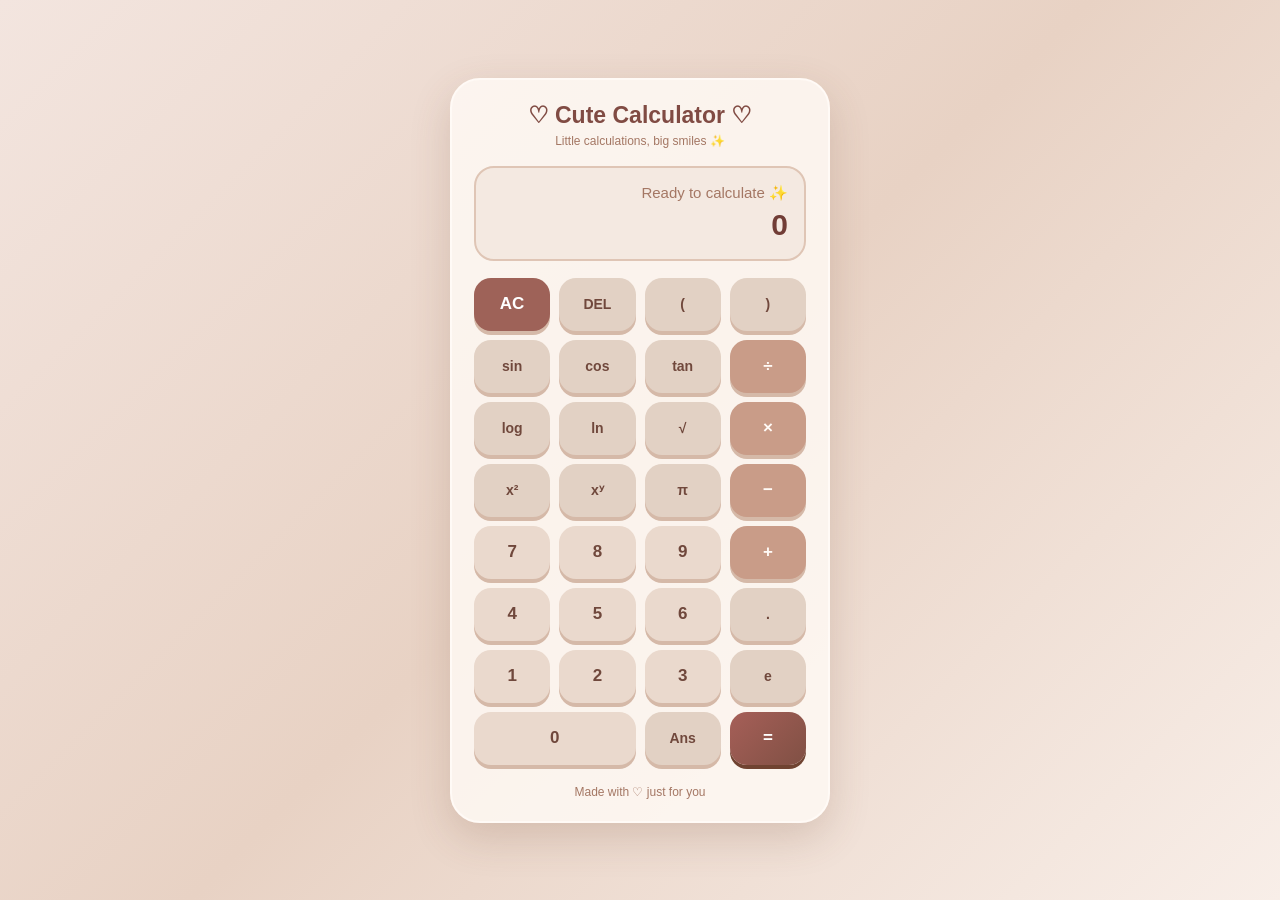
<file: index.html>
<!DOCTYPE html>
<html lang="en">
<head>
<meta charset="UTF-8">
<meta name="viewport" content="width=device-width, initial-scale=1.0">
<title>Cute Scientific Calculator</title>
<link rel="stylesheet" href="styles.css">
</head>

<body>
<div class="calculator">
    <div class="header">
        <h2>♡ Cute Calculator ♡</h2>
        <p>Little calculations, big smiles ✨</p>
    </div>

    <div class="display">
        <div id="expression">Ready to calculate ✨</div>
        <div id="result">0</div>
    </div>

    <div class="buttons">
        <button class="clear" onclick="clearAll()">AC</button>
        <button class="function" onclick="del()">DEL</button>
        <button class="function" onclick="append('(')">(</button>
        <button class="function" onclick="append(')')">)</button>

        <button class="function" onclick="scientific('sin')">sin</button>
        <button class="function" onclick="scientific('cos')">cos</button>
        <button class="function" onclick="scientific('tan')">tan</button>
        <button class="operator" onclick="append('/')">÷</button>

        <button class="function" onclick="scientific('log')">log</button>
        <button class="function" onclick="scientific('ln')">ln</button>
        <button class="function" onclick="scientific('sqrt')">√</button>
        <button class="operator" onclick="append('*')">×</button>

        <button class="function" onclick="scientific('square')">x²</button>
        <button class="function" onclick="append('^')">xʸ</button>
        <button class="function" onclick="append('pi')">π</button>
        <button class="operator" onclick="append('-')">−</button>

        <button onclick="append('7')">7</button>
        <button onclick="append('8')">8</button>
        <button onclick="append('9')">9</button>
        <button class="operator" onclick="append('+')">+</button>

        <button onclick="append('4')">4</button>
        <button onclick="append('5')">5</button>
        <button onclick="append('6')">6</button>
        <button class="function" onclick="append('.')">.</button>

        <button onclick="append('1')">1</button>
        <button onclick="append('2')">2</button>
        <button onclick="append('3')">3</button>
        <button class="function" onclick="append('e')">e</button>

        <button class="zero" onclick="append('0')">0</button>
        <button class="function" onclick="append('Ans')">Ans</button>
        <button class="equal" onclick="calculate()">=</button>
    </div>

    <div class="footer">Made with ♡ just for you</div>
</div>

<script>
const expression = document.getElementById("expression");
const result = document.getElementById("result");

let input = "";
let answer = 0;
let justCalculated = false;

function update() {
    expression.textContent = input || "Ready to calculate ✨";
}

function append(value) {
    if (justCalculated && /[0-9.(]/.test(value)) {
        input = "";
    }
    justCalculated = false;
    input += value;
    update();
}

function clearAll() {
    input = "";
    result.textContent = "0";
    expression.textContent = "Ready to calculate ✨";
    justCalculated = false;
}

function del() {
    input = input.slice(0, -1);
    justCalculated = false;
    update();
}

function scientific(fn) {
    if (!input) return;
    const functions = {
        sin: "sin(",
        cos: "cos(",
        tan: "tan(",
        log: "log(",
        ln: "ln(",
        sqrt: "sqrt(",
        square: "^2"
    };
    if (fn === "square") {
        input = "(" + input + ")^2";
    } else {
        input = functions[fn] + input + ")";
    }
    justCalculated = false;
    update();
}

function calculate() {
    if (!input) return;

    try {
        let s = input
            .replace(/π/g, "pi")
            .replace(/\bpi\b/g, "Math.PI")
            .replace(/\be\b/g, "Math.E")
            .replace(/\bAns\b/g, "(" + answer + ")")
            .replace(/\^/g, "**")
            .replace(/\bsin\(/g, "Math.sin(Math.PI/180*")
            .replace(/\bcos\(/g, "Math.cos(Math.PI/180*")
            .replace(/\btan\(/g, "Math.tan(Math.PI/180*")
            .replace(/\bsqrt\(/g, "Math.sqrt(")
            .replace(/\blog\(/g, "Math.log10(")
            .replace(/\bln\(/g, "Math.log(");

        if (!/^[0-9+\-*/().,\sA-Za-z]*$/.test(s) ||
            /[A-Za-z]/.test(s.replace(
                /Math\.(PI|E|sin|cos|tan|sqrt|log10|log)/g, ""
            ))) {
            throw new Error("Invalid expression");
        }

        const value = Function('"use strict"; return (' + s + ')')();

        if (typeof value !== "number" || !Number.isFinite(value)) {
            throw new Error("Math error");
        }

        answer = value;
        expression.textContent = input + " =";
        result.textContent = Number(value.toPrecision(10)).toString();
        input = result.textContent;
        justCalculated = true;

    } catch (error) {
        result.textContent = "Oops! 💗";
        expression.textContent = "Check your expression";
        input = "";
        justCalculated = false;
    }
}

document.addEventListener("keydown", function(event) {
    if (/^[0-9().+\-*/]$/.test(event.key)) {
        append(event.key);
    } else if (event.key === "Enter" || event.key === "=") {
        calculate();
    } else if (event.key === "Backspace") {
        del();
    } else if (event.key === "Escape") {
        clearAll();
    } else if (event.key === "^") {
        append("^");
    }
});
</script>
</body>
</html>
</file>
<file: styles.css>
* {
    box-sizing: border-box;
    margin: 0;
    padding: 0;
}

body {
    min-height: 100vh;
    display: flex;
    justify-content: center;
    align-items: center;
    padding: 18px;
    font-family: "Trebuchet MS", Arial, sans-serif;
    background: linear-gradient(135deg, #f3e5df, #e8d2c4, #f8eee8);
}

.calculator {
    width: 100%;
    max-width: 380px;
    padding: 22px;
    border-radius: 30px;
    background: rgba(255,250,246,0.82);
    box-shadow: 0 15px 40px #70433130;
    border: 2px solid #fffaf6;
}

.header {
    text-align: center;
    margin-bottom: 18px;
    color: #804b43;
}

.header h2 {
    font-size: 23px;
    margin-bottom: 5px;
}

.header p {
    font-size: 12px;
    color: #a47764;
}

.display {
    background: #f4e9e1;
    border: 2px solid #dfc5b5;
    border-radius: 20px;
    padding: 16px;
    min-height: 95px;
    margin-bottom: 17px;
    text-align: right;
    overflow: hidden;
}

#expression {
    min-height: 24px;
    font-size: 15px;
    color: #a47764;
    overflow-wrap: anywhere;
}

#result {
    font-size: 30px;
    font-weight: bold;
    color: #713d36;
    overflow-wrap: anywhere;
}

.buttons {
    display: grid;
    grid-template-columns: repeat(4, 1fr);
    gap: 9px;
}

button {
    min-width: 0;
    height: 53px;
    border: none;
    border-radius: 17px;
    background: #ead9cd;
    color: #70483c;
    font-size: 17px;
    font-weight: bold;
    cursor: pointer;
    box-shadow: 0 4px 0 #d5b9a8;
    transition: transform .1s, filter .1s;
    -webkit-tap-highlight-color: transparent;
}

button:active {
    transform: translateY(3px);
    box-shadow: 0 1px 0 #d5b9a8;
    filter: brightness(.97);
}

button.function {
    background: #e2d1c4;
    color: #70483c;
    font-size: 14px;
}

button.operator {
    background: #c99c88;
    color: #fffaf6;
}

button.clear {
    background: #9e6258;
    color: #ffffff;
}

button.equal {
    background: linear-gradient(135deg, #a65f58, #805044);
    color: white;
    box-shadow: 0 4px 0 #704331;
}

button.zero {
    grid-column: span 2;
}

.footer {
    text-align: center;
    color: #a47764;
    font-size: 12px;
    margin-top: 20px;
}

@media (max-width: 350px) {
    .calculator { padding: 14px; }
    .buttons { gap: 7px; }
    button { height: 47px; font-size: 15px; }
}
</file>
<file: app/src/main/assets/styles.css>
* {
    box-sizing: border-box;
    margin: 0;
    padding: 0;
}

body {
    min-height: 100vh;
    display: flex;
    justify-content: center;
    align-items: center;
    padding: 18px;
    font-family: "Trebuchet MS", Arial, sans-serif;
    background: linear-gradient(135deg, #f3e5df, #e8d2c4, #f8eee8);
}

.calculator {
    width: 100%;
    max-width: 380px;
    padding: 22px;
    border-radius: 30px;
    background: rgba(255,250,246,0.82);
    box-shadow: 0 15px 40px #70433130;
    border: 2px solid #fffaf6;
}

.header {
    text-align: center;
    margin-bottom: 18px;
    color: #804b43;
}

.header h2 {
    font-size: 23px;
    margin-bottom: 5px;
}

.header p {
    font-size: 12px;
    color: #a47764;
}

.display {
    background: #f4e9e1;
    border: 2px solid #dfc5b5;
    border-radius: 20px;
    padding: 16px;
    min-height: 95px;
    margin-bottom: 17px;
    text-align: right;
    overflow: hidden;
}

#expression {
    min-height: 24px;
    font-size: 15px;
    color: #a47764;
    overflow-wrap: anywhere;
}

#result {
    font-size: 30px;
    font-weight: bold;
    color: #713d36;
    overflow-wrap: anywhere;
}

.buttons {
    display: grid;
    grid-template-columns: repeat(4, 1fr);
    gap: 9px;
}

button {
    min-width: 0;
    height: 53px;
    border: none;
    border-radius: 17px;
    background: #ead9cd;
    color: #70483c;
    font-size: 17px;
    font-weight: bold;
    cursor: pointer;
    box-shadow: 0 4px 0 #d5b9a8;
    transition: transform .1s, filter .1s;
    -webkit-tap-highlight-color: transparent;
}

button:active {
    transform: translateY(3px);
    box-shadow: 0 1px 0 #d5b9a8;
    filter: brightness(.97);
}

button.function {
    background: #e2d1c4;
    color: #70483c;
    font-size: 14px;
}

button.operator {
    background: #c99c88;
    color: #fffaf6;
}

button.clear {
    background: #9e6258;
    color: #ffffff;
}

button.equal {
    background: linear-gradient(135deg, #a65f58, #805044);
    color: white;
    box-shadow: 0 4px 0 #704331;
}

button.zero {
    grid-column: span 2;
}

.footer {
    text-align: center;
    color: #a47764;
    font-size: 12px;
    margin-top: 20px;
}

@media (max-width: 350px) {
    .calculator { padding: 14px; }
    .buttons { gap: 7px; }
    button { height: 47px; font-size: 15px; }
}
</file>
